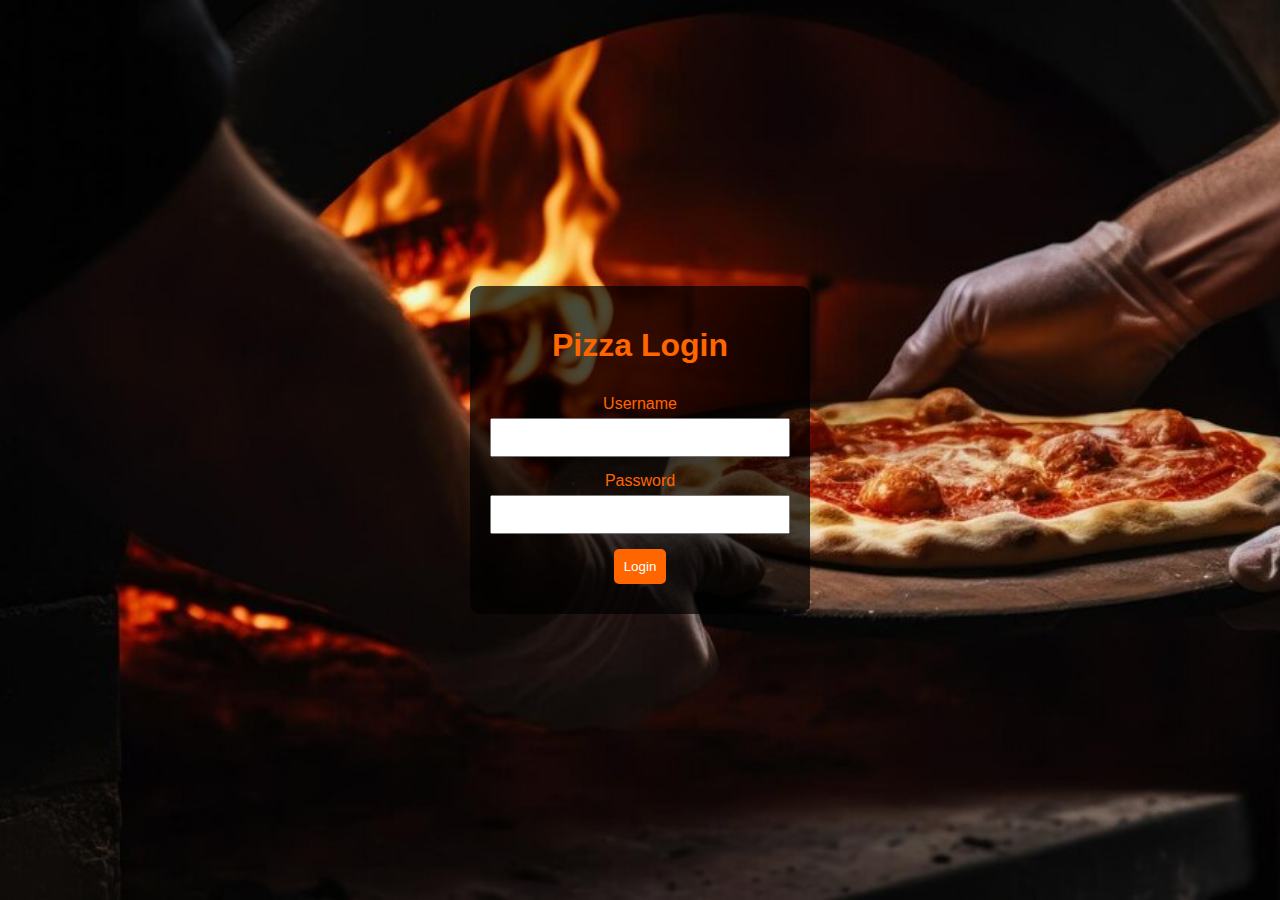
<file: index.html>
<!DOCTYPE html>
<html lang="en">
<head>
    <meta charset="UTF-8">
    <meta name="viewport" content="width=device-width, initial-scale=1.0">
    <title>Pizza Login</title>
    <style>
        body {
            margin: 0;
            padding: 0;
            font-family: 'Arial', sans-serif;
            background-image: url('pizza login.jpg');
            background-size: cover;
            display: flex;
            align-items: center;
            justify-content: center;
            height: 100vh;
            color: #fff;
        }

        .login-container {
            background-color: rgba(0, 0, 0, 0.7);
            padding: 20px;
            border-radius: 10px;
            width: 300px;
            text-align: center;
        }

        h1 {
            color: #ff6600;
        }

        form {
            display: flex;
            flex-direction: column;
            align-items: center;
        }

        label {
            margin-top: 10px;
            color: #ff6600;
        }

        input {
            width: 100%;
            padding: 10px;
            margin: 5px 0;
            box-sizing: border-box;
        }

        button {
            background-color: #ff6600;
            color: #fff;
            padding: 10px;
            border: none;
            border-radius: 5px;
            cursor: pointer;
            margin-top: 10px;
        }

        button:hover {
            background-color: #e65c00;
        }

        #error {
            margin-top: 10px;
        }

        @media (max-width: 600px) {
            .login-container {
                width: 90%;
            }
        }
    </style>
    <script src="login.js"></script>
</head>
<body>
    <div class="login-container">
        <h1>Pizza Login</h1>
        <form id="login-form">
            <label for="username">Username</label>
            <input type="text" id="username" name="username" required>
            <label for="password">Password</label>
            <input type="password" id="password" name="password" required>
            <button type="submit">Login</button>
            <div id="error" style="color: red;"></div>
        </form>
    </div>
</body>
</html>
</file>
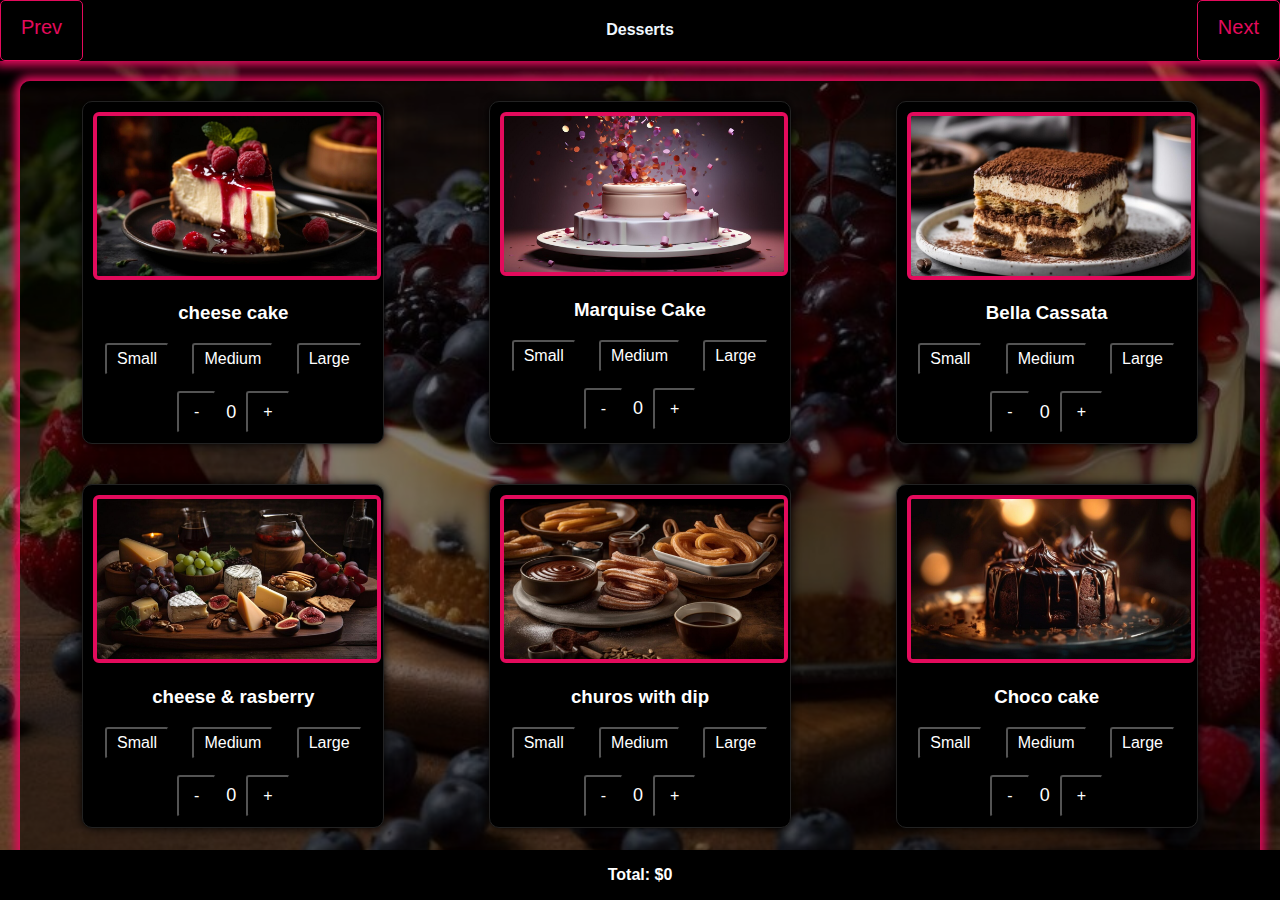
<file: dessert.html>
<!DOCTYPE html>
<html>
<head>
    <link rel="stylesheet"  href="dessert.css">
    <link rel="stylesheet" href="https://cdnjs.cloudflare.com/ajax/libs/font-awesome/5.15.3/css/all.min.css">
    <script src="login.js"></script>
    <meta content="width=device-width, initial-scale=1" name="viewport" />
</head>


    <script>
        document.addEventListener("DOMContentLoaded", function () {
            const menuToggle = document.querySelector(".menu-toggle");
            const navbar = document.querySelector(".navbar");
    
            menuToggle.addEventListener("click", function () {
                navbar.classList.toggle("active");
            });
    
            const navbarLinks = document.querySelectorAll(".navbar a");
            navbarLinks.forEach((link) => {
                link.addEventListener("click", function () {
                    navbar.classList.remove("active");
                });
            });
        });
    
        window.onload = showData;
    
        function showData() {
        updateCartDisplay();
        loadData();  // Call the loadData function without passing any parameters
    }
    
        const pizzaData = [
            { size: "Small", price: 5 },
            { size: "Medium", price: 10 },
            { size: "Large", price: 15 }
        ];
    
        let totalAmount = 0;
    
        function selectSize(button, index) {
            const card = button.closest(".pizza-card");
            const sizeButtons = card.querySelectorAll(".size-button");
            const price = card.querySelector(".price");
            const counterValue = card.querySelector(".counter-value");
    
             card.dataset.selectedSize = index;
            // card.dataset.selectedSize = pizzaData[index].size;
    
            sizeButtons.forEach((btn) => btn.classList.remove("selected"));
            counterValue.textContent = "0";
    
            button.classList.add("selected");
    
            const pizzaPrice = pizzaData[index].price;
            price.textContent = `$${pizzaPrice}`;
    
            updateTotal();
        }
    
        
    
        function clearSelection(card) {
            const selectedSize = card.dataset.selectedSize;
    
            if (selectedSize !== undefined) {
                totalAmount -= parseInt(selectedSize, 10);
                card.querySelector(".price").textContent = '$0';
                delete card.dataset.selectedSize;
                updateTotal();
            }
        }
    
        function updateTotal() {
            const totalDisplay = document.getElementById("total-amount");
    
            const selectedCards = document.querySelectorAll(".pizza-card[data-selected-size]");
    
            totalAmount = Array.from(selectedCards).reduce((total, card) => {
                const selectedIndex = parseInt(card.dataset.selectedSize, 10);
                const counterValue = parseInt(card.querySelector(".counter-value").textContent, 10) || 0;
                const pizzaPrice = pizzaData[selectedIndex].price * counterValue;
                return total + pizzaPrice;
            }, 0);
    
            totalDisplay.textContent = `Total: $${totalAmount}`;
        }
    
        function incrementCounter(button) {
            const counterValue = button.parentElement.querySelector('.counter-value');
            let value = parseInt(counterValue.textContent);
            if (!isNaN(value)) {
                value++;
                counterValue.textContent = value;
    
                // Trigger addToCart directly
                addToCart(button.closest('.pizza-card'));
                saveData(button.closest('.pizza-card'));
            }
        }
    
        function decrementCounter(button) {
            const counterValue = button.parentElement.querySelector('.counter-value');
            let value = parseInt(counterValue.textContent);
            if (!isNaN(value) && value > 0) {
                value--;
                counterValue.textContent = value;
    
                
                addToCart(button.closest('.pizza-card'));
                
    
               
                if (value === 0) {
                    const card = button.closest('.pizza-card');
                    clearSelection(card);
                }
                  saveData(button.closest('.pizza-card'));
            }
        }
    
        function updateCartDisplay() {
            const cartDiv = document.getElementById('cart-items-container');
            const cartData = JSON.parse(sessionStorage.getItem('sidescart')) || [];
    
            
            cartDiv.innerHTML = '';
    
            
            cartData.forEach(item => {
                const cartItemElement = document.createElement('div');
                cartItemElement.textContent = `${item.quantity} x ${item.name} - ${item.size} - $${item.price}`;
                cartDiv.appendChild(cartItemElement);
            });
        }
    
        function addToCart(card) {
            const selectedSize = card.dataset.selectedSize;
            const counterValue = parseInt(card.querySelector(".counter-value").textContent, 10) || 0;
    
            if (selectedSize !== undefined && counterValue >= 0) {
                const pizzaName = card.querySelector("h3").textContent;
                const selectedIndex = parseInt(selectedSize, 10);
                const pizzaSize = pizzaData[selectedIndex].size;
                const pizzaPrice = pizzaData[selectedIndex].price * counterValue;
                const actualPrice = pizzaData[selectedIndex].price
    
               
                const existingCart = JSON.parse(sessionStorage.getItem('sidescart')) || [];
    
                
                const existingItem = existingCart.find(item => item.name === pizzaName);
    
                if (existingItem) {
                    
                    existingItem.size = pizzaSize;
                    existingItem.quantity = counterValue;
                    existingItem.price = pizzaPrice;
                    existingItem.actualPrice = actualPrice;
                } else {
                    
                    existingCart.push({
                        name: pizzaName,
                        size: pizzaSize,
                        price: pizzaPrice,
                        quantity: counterValue,
                        actualPrice: actualPrice
                    });
                }
                       
                
                sessionStorage.setItem('sidescart', JSON.stringify(existingCart));
    
                
                updateTotal();
    
                
                updateCartDisplay();
            }
        }
    
        function saveData(card) { 
        const selectedSize = card.dataset.selectedSize;
        const price = card.querySelector(".price").textContent;
        const counterValue = card.querySelector(".counter-value").textContent;
    
       
    }
    
    function generateCardId(name, size) {
      
        const sanitizedName = name.replace(/\s+/g, '_');
        return `${sanitizedName}_${size}`;
    }
    
        
        function loadData() {
            const cartData = JSON.parse(sessionStorage.getItem('sidescart')) || [];
    
    
    cartData.forEach(item => {
        
        const pizzaCard = [...document.querySelectorAll('.pizza-card')].find(card => {
            const pizzaNameElement = card.querySelector('.sides-name');
            return pizzaNameElement && pizzaNameElement.textContent === item.name;
        });
    
        
        if (pizzaCard) {
            const sizeButtons = pizzaCard.querySelectorAll('.size-button');
            const priceElement = pizzaCard.querySelector('.price');
            const counterValueElement = pizzaCard.querySelector('.counter-value');
    
            
            sizeButtons.forEach((button, index) => {
                if (pizzaData[index].size === item.size) {
                    button.classList.add('selected');
                    pizzaCard.dataset.selectedSize = index.toString();
                } else {
                    button.classList.remove('selected');
                }
            });
    
            
            priceElement.textContent = `$${item.actualPrice}`;
            counterValueElement.textContent = item.quantity.toString();
        }
    });
    
   
    updateTotal();
    
    console.log(cartData , "checkkkkkkkkk cartttttttttttt")
    
    
    console.log('Loaded data from session storage:', cartData);
    }
    
    
    
    
        function findCartItem(cart, pizzaName, pizzaSize) {
            
            const cartItems = cart.children;
            for (const item of cartItems) {
                const itemText = item.textContent || '';
                if (itemText.includes(pizzaName) && itemText.includes(pizzaSize)) {
                    return item;
                }
            }
            return null;
        }
    
    
    </script>
    

<body>
    <div class="navbar">
        <a href="sides.html" id="pizza-link"> Prev </a>
        <h4 style="color: aliceblue;"> Desserts </h4>
        <a href="drinks.html" id="dessert-link"> Next </a>
    </div>
    </nav>

    <button onclick="clearCart()" style="display: none;">Clear Cart</button>
    <div id="cart" style="color: #ffffff; display: none;">
        <div id="cart-items-container"></div> </div>

    <div class="black-box">
        <div class="pizza-cards">
          

            <div class="pizza-card">
                <img src="cheesecake.jpg" alt="cheese cake">
                <h3  class="sides-name">cheese cake</h3>
                <div class="size-options">
                    <button class="size-button" onclick="selectSize(this, 0)">Small</button>
                    <button class="size-button" onclick="selectSize(this, 1)">Medium</button>
                    <button class="size-button" onclick="selectSize(this, 2)">Large</button>
                </div>
                <p class="price"></p>
               
                <div class="counter">
                    <button class="counter-button" onclick="decrementCounter(this)">-</button>
                    <span class="counter-value">0</span>
                    <button class="counter-button" onclick="incrementCounter(this)">+</button>
                </div>           
            </div>

            
                      <div class="pizza-card">
                        <img src="marqu.jpg" alt="cheese cake">
                        <h3  class="sides-name">Marquise Cake</h3>
                <div class="size-options">
                    <button class="size-button" onclick="selectSize(this, 0)">Small</button>
                    <button class="size-button" onclick="selectSize(this, 1)">Medium</button>
                    <button class="size-button" onclick="selectSize(this, 2)">Large</button>
                </div>
                <p class="price"></p>
                
                <div class="counter">
                    <button class="counter-button" onclick="decrementCounter(this)">-</button>
                    <span class="counter-value">0</span>
                    <button class="counter-button" onclick="incrementCounter(this)">+</button>
                </div>  
            </div>


             <div class="pizza-card">
                <img src="bella casatta.jpg" alt="cheese cake">
                <h3  class="sides-name">Bella Cassata</h3>
                <div class="size-options">
                    <button class="size-button" onclick="selectSize(this, 0)">Small</button>
                    <button class="size-button" onclick="selectSize(this, 1)">Medium</button>
                    <button class="size-button" onclick="selectSize(this, 2)">Large</button>
                </div>
                <p class="price"></p>
                
                <div class="counter">
                    <button class="counter-button" onclick="decrementCounter(this)">-</button>
                    <span class="counter-value">0</span>
                    <button class="counter-button" onclick="incrementCounter(this)">+</button>
                </div>           
            </div>


          <div class="pizza-card">
            <img src="cheese & rasperry.jpg" alt="cheese cake">
            <h3 class="sides-name">cheese & rasberry</h3>
                <div class="size-options">
                    <button class="size-button" onclick="selectSize(this, 0)">Small</button>
                    <button class="size-button" onclick="selectSize(this, 1)">Medium</button>
                    <button class="size-button" onclick="selectSize(this, 2)">Large</button>
                </div>
                <p class="price"></p>
                
                <div class="counter">
                    <button class="counter-button" onclick="decrementCounter(this)">-</button>
                    <span class="counter-value">0</span>
                    <button class="counter-button" onclick="incrementCounter(this)">+</button>
                </div>           
            </div>


           <div class="pizza-card">
            <img src="churos.jpg" alt="cheese cake">
            <h3 class="sides-name">churos with dip</h3>
                <div class="size-options">
                    <button class="size-button" onclick="selectSize(this, 0)">Small</button>
                    <button class="size-button" onclick="selectSize(this, 1)">Medium</button>
                    <button class="size-button" onclick="selectSize(this, 2)">Large</button>
                </div>
                <p class="price"></p>
               
                <div class="counter">
                    <button class="counter-button" onclick="decrementCounter(this)">-</button>
                    <span class="counter-value">0</span>
                    <button class="counter-button" onclick="incrementCounter(this)">+</button>
                </div>           
            </div>


            <div class="pizza-card">
                <img src="chcoc cake.jpg" alt="cheese cake">
                <h3 class="sides-name">Choco cake</h3>
                <div class="size-options">
                    <button class="size-button" onclick="selectSize(this, 0)">Small</button>
                    <button class="size-button" onclick="selectSize(this, 1)">Medium</button>
                    <button class="size-button" onclick="selectSize(this, 2)">Large</button>
                </div>
                <p class="price"></p>
                
                <div class="counter">
                    <button class="counter-button" onclick="decrementCounter(this)">-</button>
                    <span class="counter-value">0</span>
                    <button class="counter-button" onclick="incrementCounter(this)">+</button>
                </div>           
            </div>



        </div>
    </div>
          
    <div class="total-background">
        <div class="total">
            <p id="total-amount" style="text-align: center; font-weight: bold;"></p>
        </div>
    </div>


    
</body>
</html>
</file>
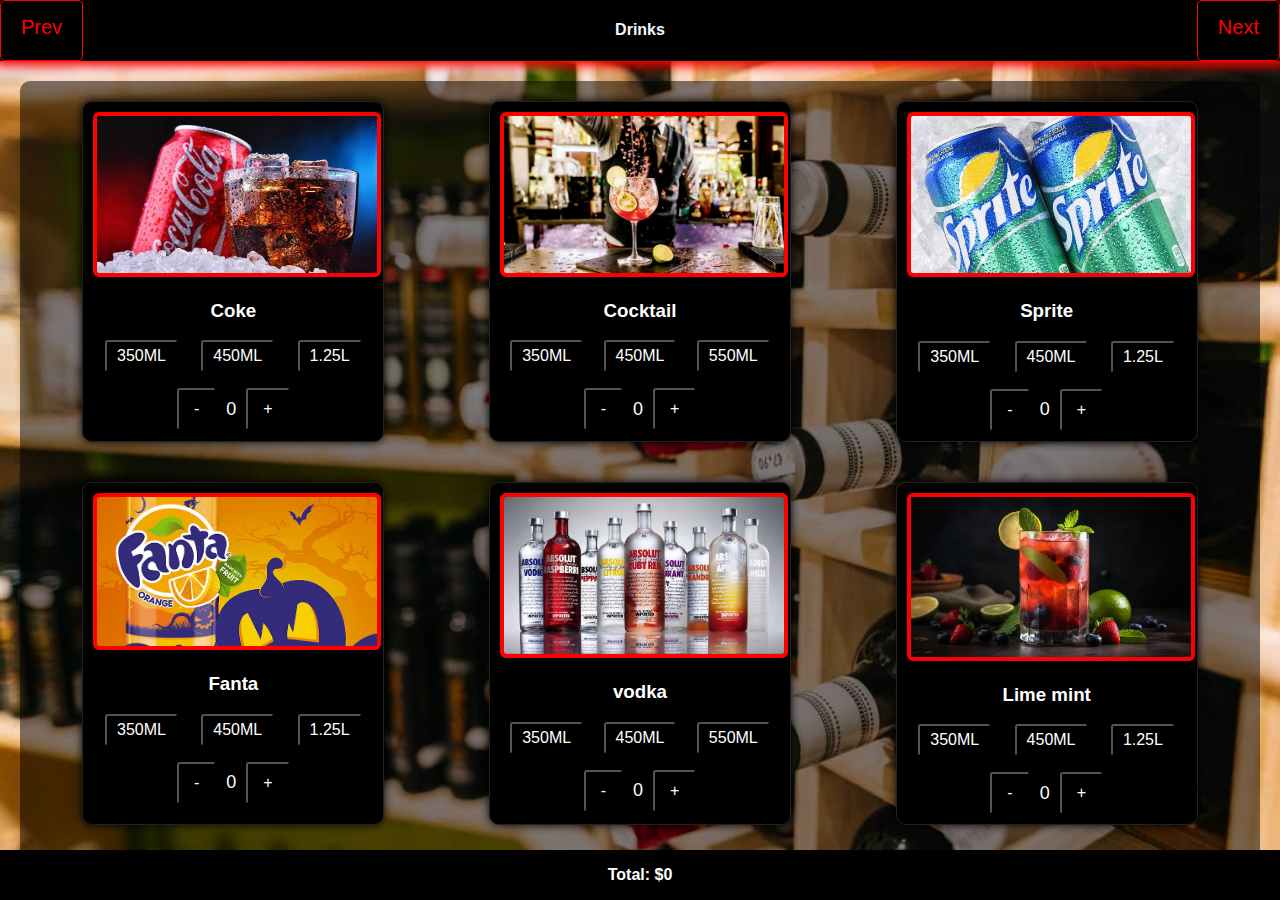
<file: drinks.html>
<!DOCTYPE html>
<html>
<head>
    <link rel="stylesheet"  href="drinks.css">
    <link rel="stylesheet" href="https://cdnjs.cloudflare.com/ajax/libs/font-awesome/5.15.3/css/all.min.css">
    <script src="login.js"></script>
    <meta content="width=device-width, initial-scale=1" name="viewport" />
</head>


    <script>
        document.addEventListener("DOMContentLoaded", function () {
            const menuToggle = document.querySelector(".menu-toggle");
            const navbar = document.querySelector(".navbar");
    
            menuToggle.addEventListener("click", function () {
                navbar.classList.toggle("active");
            });
    
            const navbarLinks = document.querySelectorAll(".navbar a");
            navbarLinks.forEach((link) => {
                link.addEventListener("click", function () {
                    navbar.classList.remove("active");
                });
            });
        });
    
        window.onload = showData;
    
        function showData() {
        updateCartDisplay();
        loadData();  
    }
    
        const pizzaData = [
            { size: "350ML  ", price: 2.29 },
            { size: "500ML", price: 3.99 },
            { size: "1.25L", price: 4.49 }
        ];
    
        let totalAmount = 0;
    
        function selectSize(button, index) {
            const card = button.closest(".pizza-card");
            const sizeButtons = card.querySelectorAll(".size-button");
            const price = card.querySelector(".price");
            const counterValue = card.querySelector(".counter-value");
    
             card.dataset.selectedSize = index;
           
    
            sizeButtons.forEach((btn) => btn.classList.remove("selected"));
            counterValue.textContent = "0";
    
            button.classList.add("selected");
    
            const pizzaPrice = pizzaData[index].price;
            price.textContent = `$${pizzaPrice}`;
    
            updateTotal();
        }
    
        
    
        function clearSelection(card) {
            const selectedSize = card.dataset.selectedSize;
    
            if (selectedSize !== undefined) {
                totalAmount -= parseInt(selectedSize, 10);
                card.querySelector(".price").textContent = '$0';
                delete card.dataset.selectedSize;
                updateTotal();
            }
        }
    
        function updateTotal() {
            const totalDisplay = document.getElementById("total-amount");
    
            const selectedCards = document.querySelectorAll(".pizza-card[data-selected-size]");
    
            totalAmount = Array.from(selectedCards).reduce((total, card) => {
                const selectedIndex = parseInt(card.dataset.selectedSize, 10);
                const counterValue = parseInt(card.querySelector(".counter-value").textContent, 10) || 0;
                const pizzaPrice = pizzaData[selectedIndex].price * counterValue;
                return total + pizzaPrice;
            }, 0);
    
            totalDisplay.textContent = `Total: $${totalAmount}`;
        }
    
        function incrementCounter(button) {
            const counterValue = button.parentElement.querySelector('.counter-value');
            let value = parseInt(counterValue.textContent);
            if (!isNaN(value)) {
                value++;
                counterValue.textContent = value;
    
                
                addToCart(button.closest('.pizza-card'));
                saveData(button.closest('.pizza-card'));
            }
        }
    
        function decrementCounter(button) {
            const counterValue = button.parentElement.querySelector('.counter-value');
            let value = parseInt(counterValue.textContent);
            if (!isNaN(value) && value > 0) {
                value--;
                counterValue.textContent = value;
    
                
                addToCart(button.closest('.pizza-card'));
                
    
                
                if (value === 0) {
                    const card = button.closest('.pizza-card');
                    clearSelection(card);
                }
                  saveData(button.closest('.pizza-card'));
            }
        }
    
        function updateCartDisplay() {
            const cartDiv = document.getElementById('cart-items-container');
            const cartData = JSON.parse(sessionStorage.getItem('drinkscart')) || [];
    
            
            cartDiv.innerHTML = '';
    
            
            cartData.forEach(item => {
                const cartItemElement = document.createElement('div');
                cartItemElement.textContent = `${item.quantity} x ${item.name} - ${item.size} - $${item.price}`;
                cartDiv.appendChild(cartItemElement);
            });
        }
    
        function addToCart(card) {
            const selectedSize = card.dataset.selectedSize;
            const counterValue = parseInt(card.querySelector(".counter-value").textContent, 10) || 0;
    
            if (selectedSize !== undefined && counterValue >= 0) {
                const pizzaName = card.querySelector("h3").textContent;
                const selectedIndex = parseInt(selectedSize, 10);
                const pizzaSize = pizzaData[selectedIndex].size;
                const pizzaPrice = pizzaData[selectedIndex].price * counterValue;
                const actualPrice = pizzaData[selectedIndex].price
    
               
                const existingCart = JSON.parse(sessionStorage.getItem('drinkscart')) || [];
    
                
                const existingItem = existingCart.find(item => item.name === pizzaName);
    
                if (existingItem) {
                   
                    existingItem.size = pizzaSize;
                    existingItem.quantity = counterValue;
                    existingItem.price = pizzaPrice;
                    existingItem.actualPrice = actualPrice;
                } else {
                    
                    existingCart.push({
                        name: pizzaName,
                        size: pizzaSize,
                        price: pizzaPrice,
                        quantity: counterValue,
                        actualPrice: actualPrice
                    });
                }
                       
                
                sessionStorage.setItem('drinkscart', JSON.stringify(existingCart));
    
               
                updateTotal();
    
                
                updateCartDisplay();
            }
        }
    
        function saveData(card) { 
        const selectedSize = card.dataset.selectedSize;
        const price = card.querySelector(".price").textContent;
        const counterValue = card.querySelector(".counter-value").textContent;
    
       
        }
    
    function generateCardId(name, size) {
        
        const sanitizedName = name.replace(/\s+/g, '_');
        return `${sanitizedName}_${size}`;
    }
    
        
        function loadData() {
            const cartData = JSON.parse(sessionStorage.getItem('drinkscart')) || [];
    
    
    cartData.forEach(item => {
       
        const pizzaCard = [...document.querySelectorAll('.pizza-card')].find(card => {
            const pizzaNameElement = card.querySelector('.drinks-name');
            return pizzaNameElement && pizzaNameElement.textContent === item.name;
        });
    
        
        if (pizzaCard) {
            const sizeButtons = pizzaCard.querySelectorAll('.size-button');
            const priceElement = pizzaCard.querySelector('.price');
            const counterValueElement = pizzaCard.querySelector('.counter-value');
    
            
            sizeButtons.forEach((button, index) => {
                if (pizzaData[index].size === item.size) {
                    button.classList.add('selected');
                    pizzaCard.dataset.selectedSize = index.toString();
                } else {
                    button.classList.remove('selected');
                }
            });
    
            
            priceElement.textContent = `$${item.actualPrice}`;
            counterValueElement.textContent = item.quantity.toString();
        }
    });
    
    
    updateTotal();
    
    console.log(cartData , "checkkkkkkkkk cartttttttttttt")
    
    
    console.log('Loaded data from session storage:', cartData);
    }
    
    
    
    
        function findCartItem(cart, pizzaName, pizzaSize) {
            
            const cartItems = cart.children;
            for (const item of cartItems) {
                const itemText = item.textContent || '';
                if (itemText.includes(pizzaName) && itemText.includes(pizzaSize)) {
                    return item;
                }
            }
            return null;
        }
    
      
    
    </script>
    

<body>
    <div class="navbar">
        <a href="dessert.html" id="pizza-link"> Prev </a>
        <h4 style="color: aliceblue;"> Drinks </h4>
        <a href="checkout.html" id="dessert-link"> Next </a>
    </div>
    

    <button onclick="clearCart()" style="display: none;">Clear Cart</button>
    <div id="cart" style="color: black; display: none;">
        <div id="cart-items-container"></div> </div>

    <div class="black-box">
        <div class="pizza-cards">
          

            <div class="pizza-card">
                <img src="coke.webp" alt="cheese cake">
                <h3  class="drinks-name">Coke</h3>
                <div class="size-options">
                    <button class="size-button" onclick="selectSize(this, 0)">350ML</button>
                    <button class="size-button" onclick="selectSize(this, 1)">450ML</button>
                    <button class="size-button" onclick="selectSize(this, 2)">1.25L</button>
                </div>
                <p class="price"></p>
               
                <div class="counter">
                    <button class="counter-button" onclick="decrementCounter(this)">-</button>
                    <span class="counter-value">0</span>
                    <button class="counter-button" onclick="incrementCounter(this)">+</button>
                </div>           
            </div>

            
                      <div class="pizza-card">
                        <img src="cocktail.webp" alt="cheese cake">
                        <h3  class="drinks-name">Cocktail</h3>
                <div class="size-options">
                    <button class="size-button" onclick="selectSize(this, 0)">350ML</button>
                    <button class="size-button" onclick="selectSize(this, 1)">450ML</button>
                    <button class="size-button" onclick="selectSize(this, 2)">550ML</button>
                </div>
                <p class="price"></p>
                
                <div class="counter">
                    <button class="counter-button" onclick="decrementCounter(this)">-</button>
                    <span class="counter-value">0</span>
                    <button class="counter-button" onclick="incrementCounter(this)">+</button>
                </div>  
            </div>


             <div class="pizza-card">
                <img src="sprite.webp" alt="cheese cake">
                <h3  class="drinks-name">Sprite</h3>
                <div class="size-options">
                    <button class="size-button" onclick="selectSize(this, 0)">350ML</button>
                    <button class="size-button" onclick="selectSize(this, 1)">450ML</button>
                    <button class="size-button" onclick="selectSize(this, 2)">1.25L</button>
                </div>
                <p class="price"></p>
                
                <div class="counter">
                    <button class="counter-button" onclick="decrementCounter(this)">-</button>
                    <span class="counter-value">0</span>
                    <button class="counter-button" onclick="incrementCounter(this)">+</button>
                </div>           
            </div>


          <div class="pizza-card">
            <img src="fanta.jpg" alt="cheese cake">
            <h3 class="drinks-name">Fanta</h3>
                <div class="size-options">
                    <button class="size-button" onclick="selectSize(this, 0)">350ML</button>
                    <button class="size-button" onclick="selectSize(this, 1)">450ML</button>
                    <button class="size-button" onclick="selectSize(this, 2)">1.25L</button>
                </div>
                <p class="price"></p>
                
                <div class="counter">
                    <button class="counter-button" onclick="decrementCounter(this)">-</button>
                    <span class="counter-value">0</span>
                    <button class="counter-button" onclick="incrementCounter(this)">+</button>
                </div>           
            </div>


           <div class="pizza-card">
            <img src="vodka.jpg" alt="cheese cake">
            <h3 class="drinks-name">vodka</h3>
                <div class="size-options">
                    <button class="size-button" onclick="selectSize(this, 0)">350ML</button>
                    <button class="size-button" onclick="selectSize(this, 1)">450ML</button>
                    <button class="size-button" onclick="selectSize(this, 2)">550ML</button>
                </div>
                <p class="price"></p>
               
                <div class="counter">
                    <button class="counter-button" onclick="decrementCounter(this)">-</button>
                    <span class="counter-value">0</span>
                    <button class="counter-button" onclick="incrementCounter(this)">+</button>
                </div>           
            </div>


            <div class="pizza-card">
                <img src="lime mint.jpg" alt="cheese cake">
                <h3 class="drinks-name">Lime mint</h3>
                <div class="size-options">
                    <button class="size-button" onclick="selectSize(this, 0)">350ML</button>
                    <button class="size-button" onclick="selectSize(this, 1)">450ML</button>
                    <button class="size-button" onclick="selectSize(this, 2)">1.25L</button>
                </div>
                <p class="price"></p>
                
                <div class="counter">
                    <button class="counter-button" onclick="decrementCounter(this)">-</button>
                    <span class="counter-value">0</span>
                    <button class="counter-button" onclick="incrementCounter(this)">+</button>
                </div>           
            </div>

        </div>
    </div>
          
    <div class="total-background">
        <div class="total">
            <p id="total-amount" style="text-align: center; font-weight: bold;"></p>
        </div>
    </div>


    
</body>
</html>
</file>
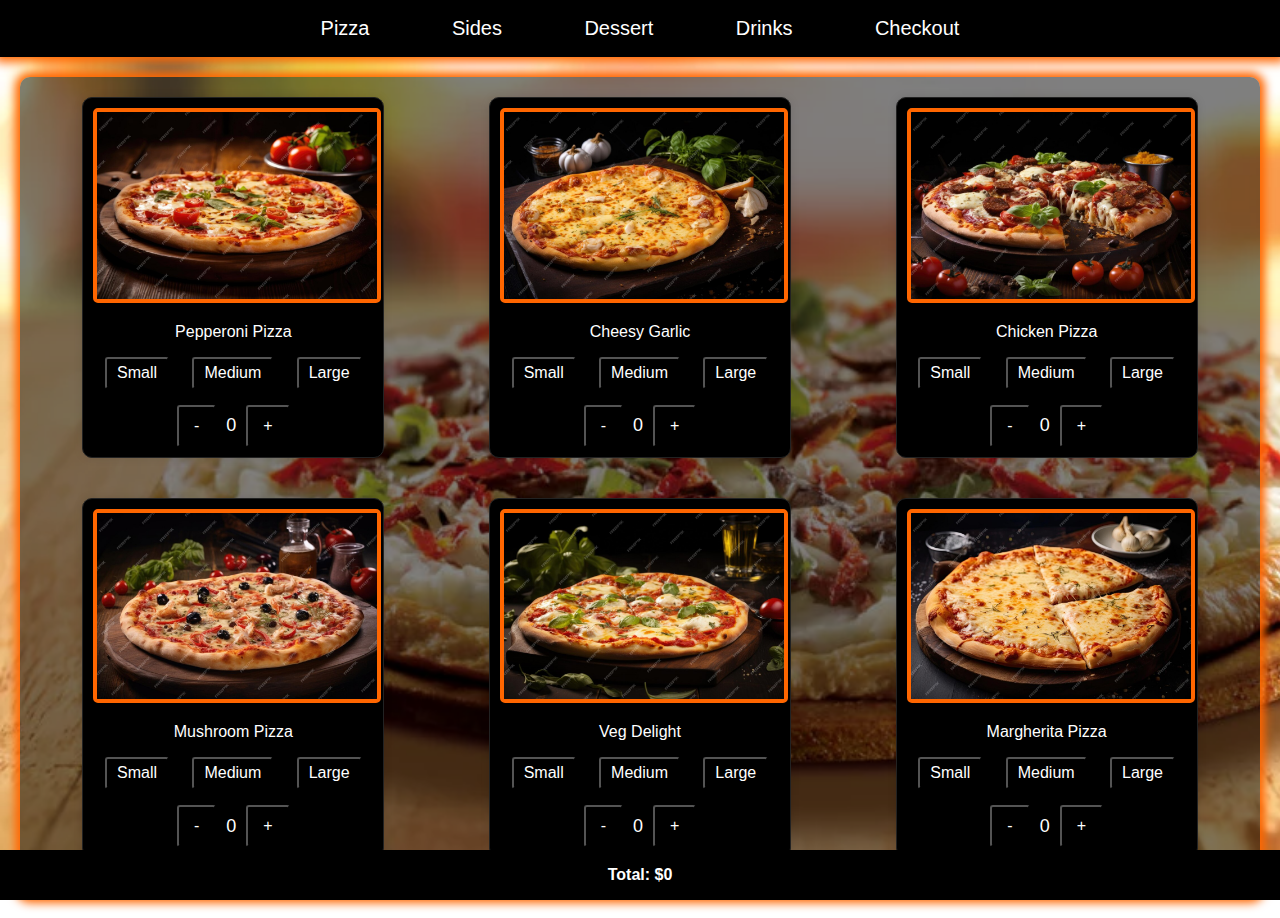
<file: pizza.html>
<!DOCTYPE html>
<html>
<head>
    <link rel="stylesheet"  href="pizza.css">
    <link rel="stylesheet" href="https://cdnjs.cloudflare.com/ajax/libs/font-awesome/5.15.3/css/all.min.css">
    <script src="login.js"></script>
    <meta content="width=device-width, initial-scale=1" name="viewport" />
</head>

<script>
    document.addEventListener("DOMContentLoaded", function () {
        const menuToggle = document.querySelector(".menu-toggle");
        const navbar = document.querySelector(".navbar");

        menuToggle.addEventListener("click", function () {
            navbar.classList.toggle("active");
        });

        const navbarLinks = document.querySelectorAll(".navbar a");
        navbarLinks.forEach((link) => {
            link.addEventListener("click", function () {
                navbar.classList.remove("active");
            });
        });
    });

    window.onload = showData;

    function showData() {
    updateCartDisplay();
    loadData();  
}

    const pizzaData = [
        { size: "Small", price: 5 },
        { size: "Medium", price: 10 },
        { size: "Large", price: 15 }
    ];

    let totalAmount = 0;

    function selectSize(button, index) {
        const card = button.closest(".pizza-card");
        const sizeButtons = card.querySelectorAll(".size-button");
        const price = card.querySelector(".price");
        const counterValue = card.querySelector(".counter-value");

         card.dataset.selectedSize = index;
        

        sizeButtons.forEach((btn) => btn.classList.remove("selected"));
        counterValue.textContent = "0";

        button.classList.add("selected");

        const pizzaPrice = pizzaData[index].price;
        price.textContent = `$${pizzaPrice}`;

        updateTotal();
    }

    

    function clearSelection(card) {
        const selectedSize = card.dataset.selectedSize;

        if (selectedSize !== undefined) {
            totalAmount -= parseInt(selectedSize, 10);
            card.querySelector(".price").textContent = '$0';
            delete card.dataset.selectedSize;
            updateTotal();
        }
    }

    function updateTotal() {
        const totalDisplay = document.getElementById("total-amount");

        const selectedCards = document.querySelectorAll(".pizza-card[data-selected-size]");

        totalAmount = Array.from(selectedCards).reduce((total, card) => {
            const selectedIndex = parseInt(card.dataset.selectedSize, 10);
            const counterValue = parseInt(card.querySelector(".counter-value").textContent, 10) || 0;
            const pizzaPrice = pizzaData[selectedIndex].price * counterValue;
            return total + pizzaPrice;
        }, 0);

        totalDisplay.textContent = `Total: $${totalAmount}`;
    }

    function incrementCounter(button) {
        const counterValue = button.parentElement.querySelector('.counter-value');
        let value = parseInt(counterValue.textContent);
        if (!isNaN(value)) {
            value++;
            counterValue.textContent = value;

           
            addToCart(button.closest('.pizza-card'));
            saveData(button.closest('.pizza-card'));
        }
    }

    function decrementCounter(button) {
        const counterValue = button.parentElement.querySelector('.counter-value');
        let value = parseInt(counterValue.textContent);
        if (!isNaN(value) && value > 0) {
            value--;
            counterValue.textContent = value;

            
            addToCart(button.closest('.pizza-card'));
            

            
            if (value === 0) {
                const card = button.closest('.pizza-card');
                clearSelection(card);
            }
              saveData(button.closest('.pizza-card'));
        }
    }

    function updateCartDisplay() {
        const cartDiv = document.getElementById('cart-items-container');
        const cartData = JSON.parse(sessionStorage.getItem('cart')) || [];

        
        cartDiv.innerHTML = '';

        
        cartData.forEach(item => {
            const cartItemElement = document.createElement('div');
            cartItemElement.textContent = `${item.quantity} x ${item.name} - ${item.size} - $${item.price}`;
            cartDiv.appendChild(cartItemElement);
        });
    }

    function addToCart(card) {
        const selectedSize = card.dataset.selectedSize;
        const counterValue = parseInt(card.querySelector(".counter-value").textContent, 10) || 0;

        if (selectedSize !== undefined && counterValue >= 0) {
            const pizzaName = card.querySelector("p").textContent;
            const selectedIndex = parseInt(selectedSize, 10);
            const pizzaSize = pizzaData[selectedIndex].size;
            const pizzaPrice = pizzaData[selectedIndex].price * counterValue;
            const actualPrice = pizzaData[selectedIndex].price

            
            const existingCart = JSON.parse(sessionStorage.getItem('cart')) || [];

            
            const existingItem = existingCart.find(item => item.name === pizzaName);

            if (existingItem) {
                
                existingItem.size = pizzaSize;
                existingItem.quantity = counterValue;
                existingItem.price = pizzaPrice;
                existingItem.actualPrice = actualPrice;
            } else {
                
                existingCart.push({
                    name: pizzaName,
                    size: pizzaSize,
                    price: pizzaPrice,
                    quantity: counterValue,
                    actualPrice: actualPrice
                });
            }
                   
            
            sessionStorage.setItem('cart', JSON.stringify(existingCart));

           
            updateTotal();

        
            updateCartDisplay();
        }
    }

    function saveData(card) { 
    const selectedSize = card.dataset.selectedSize;
    const price = card.querySelector(".price").textContent;
    const counterValue = card.querySelector(".counter-value").textContent;

    
    const pizzaCardData = JSON.parse(sessionStorage.getItem('pizzaCardData')) || {};

    
    pizzaCardData[card.id] = {
        selectedSize: selectedSize,
        price: price,
        counterValue: counterValue
    };

    
    sessionStorage.setItem('pizzaCardData', JSON.stringify(pizzaCardData));

    
    console.log('Saved data to session storage:', pizzaCardData);
}

function generateCardId(name, size) {
    
    const sanitizedName = name.replace(/\s+/g, '_');
    return `${sanitizedName}_${size}`;
}

   
    function loadData() {
        const cartData = JSON.parse(sessionStorage.getItem('cart')) || [];


cartData.forEach(item => {
    
    const pizzaCard = [...document.querySelectorAll('.pizza-card')].find(card => {
        const pizzaNameElement = card.querySelector('.pizza-name');
        return pizzaNameElement && pizzaNameElement.textContent === item.name;
    });

    
    if (pizzaCard) {
        const sizeButtons = pizzaCard.querySelectorAll('.size-button');
        const priceElement = pizzaCard.querySelector('.price');
        const counterValueElement = pizzaCard.querySelector('.counter-value');

       
        sizeButtons.forEach((button, index) => {
            if (pizzaData[index].size === item.size) {
                button.classList.add('selected');
                pizzaCard.dataset.selectedSize = index.toString();
            } else {
                button.classList.remove('selected');
            }
        });

        
        priceElement.textContent = `$${item.actualPrice}`;
        counterValueElement.textContent = item.quantity.toString();
    }
});


updateTotal();

console.log(cartData , "sannnnnnnnnnnnnnnnnnnnnn")


console.log('Loaded data from session storage:', cartData);
}




    function findCartItem(cart, pizzaName, pizzaSize) {
      
        const cartItems = cart.children;
        for (const item of cartItems) {
            const itemText = item.textContent || '';
            if (itemText.includes(pizzaName) && itemText.includes(pizzaSize)) {
                return item;
            }
        }
        return null;
    }

</script>





    

<body>
    <div class="menu-toggle">
        <i class="fas fa-bars"></i>
    </div>
    <nav>
        <ul class="navbar">
            <li><a href="pizza.html" id="pizza-link">Pizza</a></li>
            <li><a href="sides.html" id="side-link">Sides</a></li>
            <li><a href="dessert.html" id="dessert-link">Dessert</a></li>
            <li><a href="drink.html" id="drink-link">Drinks</a></li>
            <li><a href="checkout.html" id="checkout-link">Checkout</a></li>
        </ul>
    </nav>

    <button onclick="clearCart()" style="display: none;">Clear Cart</button>
    <div id="cart" style="color: #000000; display: none">
        <div id="cart-items-container"></div>
       
    </div>

    <div class="black-box">
        <div class="pizza-cards">
          

            <div class="pizza-card">
                <img src="tomato pizza.jpg" alt="Pepperoni Pizza">
                <p class="pizza-name" id="pepperoni-pizza-card">Pepperoni Pizza</p>
                <div class="size-options">
                    <button class="size-button" onclick="selectSize(this, 0)">Small</button>
                    <button class="size-button" onclick="selectSize(this, 1)">Medium</button>
                    <button class="size-button" onclick="selectSize(this, 2)">Large</button>
                </div>
                <p class="price"></p>
                
                <div class="counter">
                    <button class="counter-button" onclick="decrementCounter(this)">-</button>
                    <span class="counter-value">0</span>
                    <button class="counter-button" onclick="incrementCounter(this)">+</button>
                </div>           
            </div>

            
                      <div class="pizza-card">
                <img src="cheesy garlic.jpg" alt="Pepperoni Pizza">
                <p  class="pizza-name" id="cheesy-garlic-pizza-card">Cheesy Garlic</p>
                <div class="size-options">
                    <button class="size-button" onclick="selectSize(this, 0)">Small</button>
                    <button class="size-button" onclick="selectSize(this, 1)">Medium</button>
                    <button class="size-button" onclick="selectSize(this, 2)">Large</button>
                </div>
                <p class="price"></p>
               
                <div class="counter">
                    <button class="counter-button" onclick="decrementCounter(this)">-</button>
                    <span class="counter-value">0</span>
                    <button class="counter-button" onclick="incrementCounter(this)">+</button>
                </div>  
            </div>


             <div class="pizza-card">
                <img src="chicken pizza.jpg" alt="Pepperoni Pizza">
                <p  class="pizza-name">Chicken Pizza</p>
                <div class="size-options">
                    <button class="size-button" onclick="selectSize(this, 0)">Small</button>
                    <button class="size-button" onclick="selectSize(this, 1)">Medium</button>
                    <button class="size-button" onclick="selectSize(this, 2)">Large</button>
                </div>
                <p class="price"></p>
               
                <div class="counter">
                    <button class="counter-button" onclick="decrementCounter(this)">-</button>
                    <span class="counter-value">0</span>
                    <button class="counter-button" onclick="incrementCounter(this)">+</button>
                </div>           
            </div>


          <div class="pizza-card">
                <img src="mushroom pizza.jpg" alt="Pepperoni Pizza">
                <p  class="pizza-name">Mushroom Pizza</p>
                <div class="size-options">
                    <button class="size-button" onclick="selectSize(this, 0)">Small</button>
                    <button class="size-button" onclick="selectSize(this, 1)">Medium</button>
                    <button class="size-button" onclick="selectSize(this, 2)">Large</button>
                </div>
                <p class="price"></p>
               
                <div class="counter">
                    <button class="counter-button" onclick="decrementCounter(this)">-</button>
                    <span class="counter-value">0</span>
                    <button class="counter-button" onclick="incrementCounter(this)">+</button>
                </div>           
            </div>


           <div class="pizza-card">
                <img src="veg delight.jpg" alt="Pepperoni Pizza">
                <p  class="pizza-name">Veg Delight</p>
                <div class="size-options">
                    <button class="size-button" onclick="selectSize(this, 0)">Small</button>
                    <button class="size-button" onclick="selectSize(this, 1)">Medium</button>
                    <button class="size-button" onclick="selectSize(this, 2)">Large</button>
                </div>
                <p class="price"></p>
                
                <div class="counter">
                    <button class="counter-button" onclick="decrementCounter(this)">-</button>
                    <span class="counter-value">0</span>
                    <button class="counter-button" onclick="incrementCounter(this)">+</button>
                </div>           
            </div>


            <div class="pizza-card">
                <img src="margherita.jpg" alt="Pepperoni Pizza">
                <p  class="pizza-name">Margherita Pizza</p>
                <div class="size-options">
                    <button class="size-button" onclick="selectSize(this, 0)">Small</button>
                    <button class="size-button" onclick="selectSize(this, 1)">Medium</button>
                    <button class="size-button" onclick="selectSize(this, 2)">Large</button>
                </div>
                <p class="price"></p>
                
                <div class="counter">
                    <button class="counter-button" onclick="decrementCounter(this)">-</button>
                    <span class="counter-value">0</span>
                    <button class="counter-button" onclick="incrementCounter(this)">+</button>
                </div>           
            </div>


        </div>
    </div>

    
          
    <div class="total-background">
        <div class="total">
            <p id="total-amount" style="text-align: center; font-weight: bold;"></p>
            
        </div>
    </div>

    
    
</body>
</html>
</file>
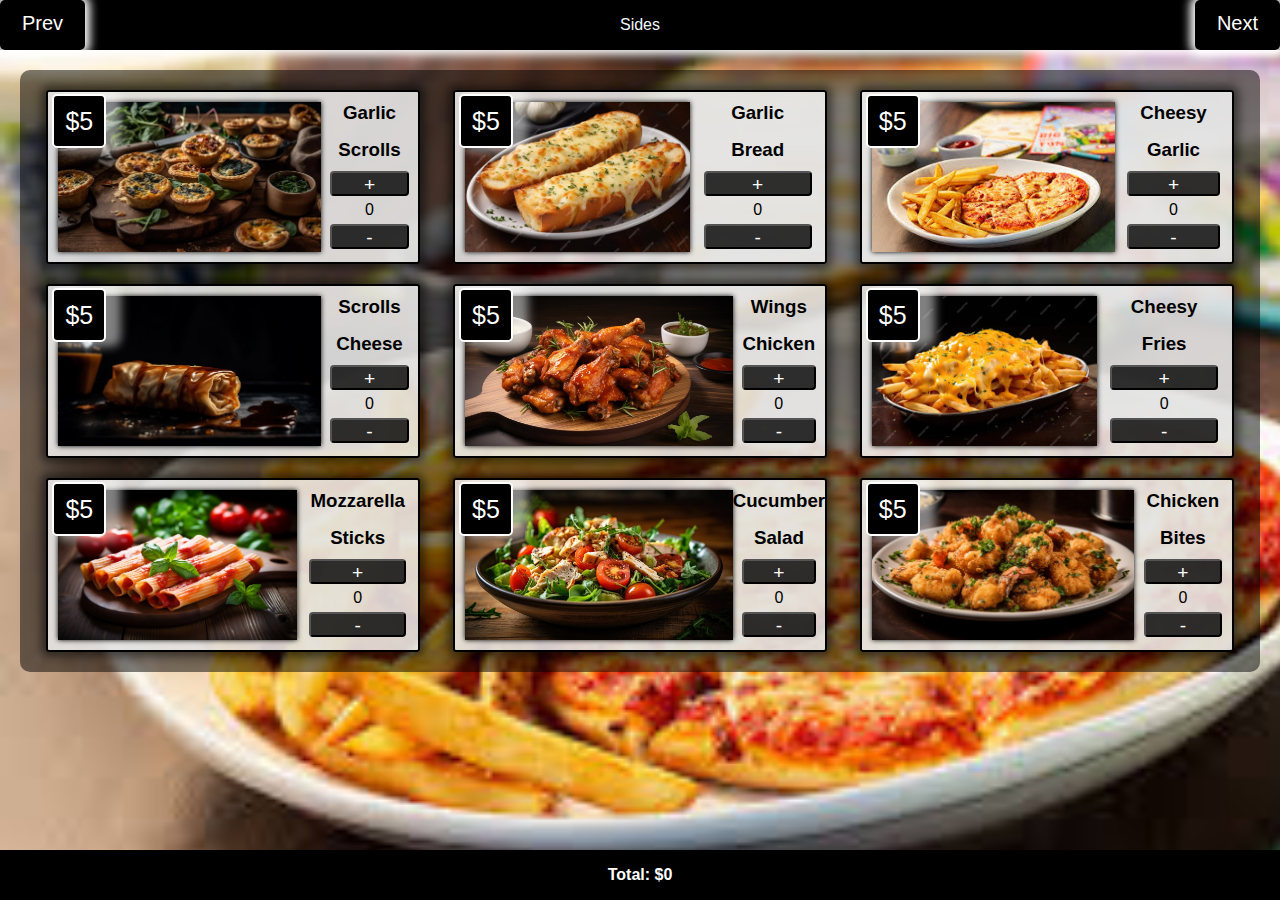
<file: sides.html>
<!DOCTYPE html>
<html>

<head>
    <link rel="stylesheet" href="sides.css">
    <link rel="stylesheet" href="https://cdnjs.cloudflare.com/ajax/libs/font-awesome/5.15.3/css/all.min.css">
    <meta content="width=device-width, initial-scale=1" name="viewport" />
</head>


<script>
   
    function getDataFromSessionStorage() {
        return JSON.parse(sessionStorage.getItem('cartData')) || { cart: {}, totalAmount: 0, counters: {} };
    }

    
    function saveToSessionStorage(data) {
        sessionStorage.setItem('cartData', JSON.stringify(data));
    }

    
    function initCart() {
        const { cart, totalAmount, counters } = getDataFromSessionStorage();
        const cartDiv = document.getElementById('cart');
        cartDiv.innerHTML = ''; 

        for (const sideName in cart) {
            const quantity = cart[sideName];
            const newCartItem = document.createElement('div');
            newCartItem.textContent = `${quantity} x ${sideName}`;
            cartDiv.appendChild(newCartItem);
        }

        document.getElementById('total-amount').textContent = `Total: $${totalAmount}`;

      
        const counterElements = document.querySelectorAll('.counter');
        counterElements.forEach(counter => {
            const sideName = counter.parentElement.querySelector('.side-name h3:nth-child(2)').textContent;
            if (counters[sideName] !== undefined) {
                counter.textContent = counters[sideName];
            }
        });
    }

    
    window.onload = initCart;

   
    function handleCounter(button, operation) {
        const counter = button.parentElement.querySelector('.counter');
        const sideName = counter.parentElement.querySelector('.side-name h3:nth-child(2)').textContent;
        const quantity = parseInt(counter.textContent);

        if (operation === 'increment') {
            counter.textContent = quantity + 1;
        } else if (operation === 'decrement' && quantity > 0) {
            counter.textContent = quantity - 1;
        }

        updateTotalAmount();
        addToCart(sideName, parseInt(counter.textContent));
        console.log(`${operation.charAt(0).toUpperCase() + operation.slice(1)}ed counter. New count: ${counter.textContent}`);
    }

    
    function updateTotalAmount() {
        const counters = document.querySelectorAll('.counter');
        const totalAmount = Array.from(counters).reduce((sum, counter) => sum + parseInt(counter.textContent), 0) * 5;
        document.getElementById('total-amount').textContent = `Total: $${totalAmount}`;
        console.log(`Total amount updated. New total: $${totalAmount}`);
    }

    
    function addToCart(sideName, quantity) {
        const { cart, counters } = getDataFromSessionStorage();
        cart[sideName] = quantity;
        counters[sideName] = quantity;
        const totalAmount = Array.from(document.querySelectorAll('.counter')).reduce((sum, counter) => sum + parseInt(counter.textContent), 0) * 5;
        saveToSessionStorage({ cart, totalAmount, counters });
        initCart();
    }

    function clearSessionStorage() {
    const counterElements = document.querySelectorAll('.counter');
    counterElements.forEach(counter => {
        counter.textContent = '0';
    });  
    saveToSessionStorage({ cart: {}, totalAmount: 0, counters: {} });  
    updateTotalAmount();
    const cartDiv = document.getElementById('cart');
    cartDiv.innerHTML = '';
}


</script>




<body>
    <div class="navbar">
        <a href="pizza.html" id="pizza-link" > Prev </a>
        <p style="color: aliceblue;"> Sides </p>
        <a href="dessert.html" id="dessert-link"> Next </a>
    </div>


    <!-- <button onclick="clearSessionStorage()">Clear</button> -->

    <div class="black-box">
        <div class="sides">


            <div class="sides-card">
                <div>
                    <img class="side-image" src="garlic-scrolls.jpg" />
                    <span class="price-tag">$5</span>
                </div>

                <div class="right-side">
                    <div class="side-name">
                        <h3 style="margin: 10px 0;"> Garlic </h3>
                        <h3 style="margin: 5px 0 10px 0;"> Scrolls </h3>
                    </div>
                  
                  <button class="increment-btn" onclick="handleCounter(this, 'increment')"> + </button>
                  <p class="counter" style="color: black; margin: 5px 0;">0</p>
                  <button class="decrement-btn" onclick="handleCounter(this, 'decrement')"> - </button>
                </div>
            </div>

            <div class="sides-card">
                <div>
                    <img class="side-image" src="garlic-bread.avif" />
                    <span class="price-tag">$5</span>
                </div>

                <div class="right-side">
                    <div class="side-name">
                        <h3 style="margin: 10px 0;"> Garlic </h3>
                        <h3 style="margin: 5px 0 10px 0;"> Bread </h3>
                    </div>
                    <button class="increment-btn" onclick="handleCounter(this, 'increment')"> + </button>
                  <p class="counter" style="color: black; margin: 5px 0;">0</p>
                  <button class="decrement-btn" onclick="handleCounter(this, 'decrement')"> - </button>
                </div>
            </div>

            <div class="sides-card">
                <div>
                    <img class="side-image" src="sides.jpeg" />
                    <span class="price-tag">$5</span>
                </div>

                <div class="right-side">
                    <div class="side-name">
                        <h3 style="margin: 10px 0;"> Cheesy </h3>
                        <h3 style="margin: 5px 0 10px 0;"> Garlic </h3>
                    </div>

                    <button class="increment-btn" onclick="handleCounter(this, 'increment')"> + </button>
                    <p class="counter" style="color: black; margin: 5px 0;">0</p>
                    <button class="decrement-btn" onclick="handleCounter(this, 'decrement')"> - </button>
                </div>
            </div>

            <div class="sides-card">
                <div>
                    <img class="side-image" src="scrolls cheese.jpg" />
                    <span class="price-tag">$5</span>
                </div>

                <div class="right-side">
                    <div class="side-name">
                        <h3 style="margin: 10px 0;"> Scrolls </h3>
                        <h3 style="margin: 5px 0 10px 0;"> Cheese </h3>
                    </div>

                    <button class="increment-btn" onclick="handleCounter(this, 'increment')"> + </button>
                  <p class="counter" style="color: black; margin: 5px 0;">0</p>
                  <button class="decrement-btn" onclick="handleCounter(this, 'decrement')"> - </button>
                </div>
            </div>

            <div class="sides-card">
                <div>
                    <img class="side-image" src="wings chicken.jpg" />
                    <span class="price-tag">$5</span>
                </div>

                <div class="right-side">
                    <div class="side-name">
                        <h3 style="margin: 10px 0;"> Wings </h3>
                        <h3 style="margin: 5px 0 10px 0;"> Chicken </h3>
                    </div>

                    <button class="increment-btn" onclick="handleCounter(this, 'increment')"> + </button>
                  <p class="counter" style="color: black; margin: 5px 0;">0</p>
                  <button class="decrement-btn" onclick="handleCounter(this, 'decrement')"> - </button>
                </div>
            </div>

            <div class="sides-card">
                <div>
                    <img class="side-image" src="cheesy fries.avif" />
                    <span class="price-tag">$5</span>
                </div>

                <div class="right-side">
                    <div class="side-name">
                        <h3 style="margin: 10px 0;"> Cheesy </h3>
                        <h3 style="margin: 5px 0 10px 0;"> Fries </h3>
                    </div>
                    <button class="increment-btn" onclick="handleCounter(this, 'increment')"> + </button>
                  <p class="counter" style="color: black; margin: 5px 0;">0</p>
                  <button class="decrement-btn" onclick="handleCounter(this, 'decrement')"> - </button>
                </div>
            </div>

            <div class="sides-card">
                <div>
                    <img class="side-image" src="mozeralla sticks.jpg" />
                    <span class="price-tag">$5</span>
                </div>

                <div class="right-side">
                    <div class="side-name">
                        <h3 style="margin: 10px 0;"> Mozzarella </h3>
                        <h3 style="margin: 5px 0 10px 0;"> Sticks </h3>
                    </div>
                    <button class="increment-btn" onclick="handleCounter(this, 'increment')"> + </button>
                    <p class="counter" style="color: black; margin: 5px 0;">0</p>
                    <button class="decrement-btn" onclick="handleCounter(this, 'decrement')"> - </button>
                </div>
            </div>

            <div class="sides-card">
                <div>
                    <img class="side-image" src="cucumber salad.jpg" />
                    <span class="price-tag">$5</span>
                </div>

                <div class="right-side">
                    <div class="side-name">
                        <h3 style="margin: 10px 0;"> Cucumber </h3>
                        <h3 style="margin: 5px 0 10px 0;"> Salad </h3>
                    </div>

                    <button class="increment-btn" onclick="handleCounter(this, 'increment')"> + </button>
                  <p class="counter" style="color: black; margin: 5px 0;">0</p>
                  <button class="decrement-btn" onclick="handleCounter(this, 'decrement')"> - </button>
                </div>
            </div>


            <div class="sides-card">
                <div>
                    <img class="side-image" src="chicken bites.jpg" />
                    <span class="price-tag">$5</span>
                </div>

                <div class="right-side">
                    <div class="side-name">
                        <h3 style="margin: 10px 0;"> Chicken </h3>
                        <h3 style="margin: 5px 0 10px 0;"> Bites  </h3>
                    </div>

                    <button class="increment-btn" onclick="handleCounter(this, 'increment')"> + </button>
                  <p class="counter" style="color: black; margin: 5px 0;">0</p>
                  <button class="decrement-btn" onclick="handleCounter(this, 'decrement')"> - </button>
                </div>
            </div>




        </div>
    </div>

    <div class="total-background">
        <div class="total">
            <p id="total-amount" style="text-align: center; font-weight: bold;"> </p>
        </div>
    </div>

    <div id="cart-section" style="display: none">
        <h2>Cart</h2>
        <div id="cart"></div>



</body>

</html>
</file>
<file: dessert.css>
body {
    background-image: url('dessert5.jpg');
    background-size: cover;
    background-repeat: no-repeat;
    background-attachment: fixed;
    margin: 0;
    padding: 0;
    font-family: Arial, sans-serif; 
}

.navbar {
    list-style: none;
    background-color: #000000; 
    text-align: center;
    display: flex;
    justify-content: space-between;
    margin: 0;
    /* box-shadow: 10px 0 10px 5px rgba(255, 255, 255, 0.5); */
    box-shadow: 0 0 10px 5px #E30B5C;
}

.navbar a {
    text-decoration: none;
    color: #E30B5C ; 
    padding: 15px 20px;
    font-size: 20px;
    border: 2px solid transparent;
    border-radius: 5px;
    transition: all 0.3s ease;
   border: 1px solid #E30B5C;
}

.navbar a:hover{
    box-shadow: 0 0 10px 5px #E30B5C;
   color: #E30B5C;
   border: none;
}



.black-box {
    background-color: rgba(0, 0, 0, 0.5); 
    margin: 20px;
    border-radius: 10px;
    color: #fff; 
    text-align: center;
    height: 100%;
    box-shadow: 0 0 10px 5px #E30B5C;
}



.total-background {
    position: fixed;
    bottom: 0;
    left: 0;
    width: 100%;
    background-color: #000000;
}

.total {
    max-width: 1000px; 
    margin: 0 auto;
    color: #fff;
    text-align: center;
   
}

.counter {
    display: flex;
    justify-content: center;
    align-items: center;
}

.counter-button {
    background-color: #000;
    color: #fff;
    border-radius: 3px;
    padding: 10px 15px;
    font-size: 16px;
    cursor: pointer;
}

.counter-button:hover {
    color: #E30B5C;
    border: 2px solid #E30B5C;
    box-shadow: 1px 1px 5px 0 #E30B5C;
}

.counter-value {
    margin: 0 10px;
    font-size: 18px;
    color: #ffffff;
}

.pizza-cards {
    display: flex;
    flex-wrap: wrap;
    justify-content: space-around;
    gap: 20px;
    padding: 20px;
}

.pizza-card {
    width: calc(25% - 20px); 
    background-color: #000000; 
    border: 1px solid #222; 
    border-radius: 10px;
    padding: 10px;
    text-align: center;
    box-shadow: 0 0 10px rgba(0, 0, 0, 10);
    margin-bottom: 20px;
    
}

.pizza-card:hover{
    box-shadow: 2px 2px 10px 0 #E30B5C;
}

.pizza-card img {
    max-width: 100%;
    height: auto;
    border-radius: 6px;
   border: 4px solid #E30B5C;
}

.size-options {
    display: flex;
    justify-content: space-around;
    margin: 10px 0;
}

.size-button {
    cursor: pointer;
    padding: 5px 10px;
    border-radius: 5px;
    color: #E30B5C;
    background-color: #000;
    color: #fff;
    border-radius: 3px;
    font-size: 16px;
    cursor: pointer;
    
    
}

.size-button:hover {
    color: #E30B5C;
    border: 2px solid #E30B5C;
    box-shadow: 1px 1px 5px 0 #E30B5C;
}

.price {
    font-weight: bold;
    margin-top: 10px;
    color: white;
}

.clear-button{
    background-color: #E30B5C;
    color: #ffffff;
    border-radius: 2px;
    border: none;
}

.clear-button:hover{
    box-shadow: 0 0 5px 0 rgba(255, 255, 255, 1);
    cursor: pointer;
}

@media screen and (max-width: 480px) {
    .menu-toggle {
        display: block;
        text-align: right;
        margin: 10px;
    }

    .navbar {
        display: none;
        flex-direction: column;
        align-items: center;
        background-color: #333;
        position: absolute;
        top: 40px;
        right: 0;
       
    }

    .navbar.active {
        display: flex;
        flex-direction: column;
    }

    .menu-toggle i {
        font-size: 30px;
        cursor: pointer;
    }

    .menu-toggle:hover {
        border: 1px solid black;
        padding: 3px;
    }

}


@media screen and (max-width: 800px) {
    .pizza-card {
        width: 100%;
    }
}
</file>
<file: drinks.css>
body {
    background-image: url('drinks3.jpg');
    background-size: cover;
    background-repeat: no-repeat;
    background-attachment: fixed;
    margin: 0;
    padding: 0;
    font-family: Arial, sans-serif; 
}

.navbar {
    list-style: none;
    background-color: #000000; 
    text-align: center;
    display: flex;
    justify-content: space-between;
    margin: 0;
    /* box-shadow: 10px 0 10px 5px rgba(255, 255, 255, 0.5); */
    box-shadow: 0 0 10px 5px red;
}

.navbar a {
    text-decoration: none;
    color: red ; 
    padding: 15px 20px;
    font-size: 20px;
    border: 2px solid transparent;
    border-radius: 5px;
    transition: all 0.3s ease;
   border: 1px solid red;
}

.navbar a:hover{
    box-shadow: 0 0 10px 5px red;
   color: red;
   border: none;
}



.black-box {
    background-color: rgba(0, 0, 0, 0.5); 
    margin: 20px;
    border-radius: 10px;
    color: #fff; 
    text-align: center;
    height: 100%;
    /* box-shadow: 0 0 10px 5px red; */
}



.total-background {
    position: fixed;
    bottom: 0;
    left: 0;
    width: 100%;
    background-color: #000000;
}

.total {
    max-width: 1000px; 
    margin: 0 auto;
    color: #fff;
    text-align: center;
   
}

.counter {
    display: flex;
    justify-content: center;
    align-items: center;
}

.counter-button {
    background-color: #000;
    color: #fff;
    border-radius: 3px;
    padding: 10px 15px;
    font-size: 16px;
    cursor: pointer;
}

.counter-button:hover {
    color: red;
    border: 2px solid red;
    box-shadow: 1px 1px 5px 0 red;
}

.counter-value {
    margin: 0 10px;
    font-size: 18px;
    color: #ffffff;
}

.pizza-cards {
    display: flex;
    flex-wrap: wrap;
    justify-content: space-around;
    gap: 20px;
    padding: 20px;
}

.pizza-card {
    width: calc(25% - 20px); 
    background-color: #000000; 
    border: 1px solid #222; 
    border-radius: 10px;
    padding: 10px;
    text-align: center;
    box-shadow: 0 0 10px rgba(0, 0, 0, 10);
    margin-bottom: 20px;
    
}

.pizza-card:hover{
    box-shadow: 2px 2px 10px 0 red;
}

.pizza-card img {
    max-width: 100%;
    height: auto;
    border-radius: 6px;
   border: 4px solid red;
}

.size-options {
    display: flex;
    justify-content: space-around;
    margin: 10px 0;
}

.size-button {
    cursor: pointer;
    padding: 5px 10px;
    border-radius: 5px;
    background-color: #000;
    color: #fff;
    border-radius: 3px;
    font-size: 16px;
    cursor: pointer;
    
    
}

.size-button:hover {
    color: red;
    border: 2px solid red;
    box-shadow: 1px 1px 5px 0 red;
}

.price {
    font-weight: bold;
    margin-top: 10px;
    color: white;
}

.clear-button:hover{
    box-shadow: 0 0 5px 0 rgba(255, 255, 255, 1);
    cursor: pointer;
}

@media screen and (max-width: 480px) {
    .menu-toggle {
        display: block;
        text-align: right;
        margin: 10px;
    }

    .navbar {
        display: none;
        flex-direction: column;
        align-items: center;
        background-color: #333;
        position: absolute;
        top: 40px;
        right: 0;
       
    }

    .navbar.active {
        display: flex;
        flex-direction: column;
    }

    .menu-toggle i {
        font-size: 30px;
        cursor: pointer;
    }

    .menu-toggle:hover {
        border: 1px solid black;
        padding: 3px;
    }

}


@media screen and (max-width: 800px) {
    .pizza-card {
        width: 100%;
    }
}
</file>
<file: pizza.css>
body {
    background-image: url('pizza8.webp');
    background-size: cover;
    background-repeat: no-repeat;
    background-attachment: fixed;
    margin: 0;
    padding: 0;
    font-family: Arial, sans-serif; 
}

.menu-toggle {
    display: none;
}

.navbar {
    list-style: none;
    padding: 0;
    margin: 0;
    background-color: #000000; 
    text-align: center;
    box-shadow: 0 0 10px 5px #ff6600;
}

.navbar li {
    display: inline-block;
    margin: 17px;
}

.navbar a {
    text-decoration: none;
    color: #fff; 
    padding: 10px 20px;
    font-size: 20px;
    border: 2px solid transparent;
    border-radius: 5px;
    transition: all 0.3s ease;
    
}

.navbar a:hover {
    background-color: #ff6600; 
    color: #fff; 
}

.black-box {
    background-color: rgba(0, 0, 0, 0.5); 
    margin: 20px;
    border-radius: 10px;
    color: #fff; 
    text-align: center;
    height: 100%;
    box-shadow: 0 0 10px 5px #ff6600;

}



.total-background {
    position: fixed;
    bottom: 0;
    left: 0;
    width: 100%;
    background-color: #000000;
}

.total {
    max-width: 1000px; 
    margin: 0 auto;
    color: #fff;
    text-align: center;
   
}

.counter {
    display: flex;
    justify-content: center;
    align-items: center;
}

.counter-button {
    background-color: #000;
    color: #fff;
    border-radius: 3px;
    padding: 10px 15px;
    font-size: 16px;
    cursor: pointer;
}

.counter-button:hover {
   color: #ff6600;
   border: 2px solid #ff6600;
   box-shadow: 1px 1px 5px 0 #ff6600;
}

.counter-value {
    margin: 0 10px;
    font-size: 18px;
    color: #fff;
}

.pizza-cards {
    display: flex;
    flex-wrap: wrap;
    justify-content: space-around;
    gap: 20px;
    padding: 20px;
}

.pizza-card {
    width: calc(25% - 20px); 
    background-color: #000; 
    border: 1px solid #222; 
    border-radius: 10px;
    padding: 10px;
    text-align: center;
    box-shadow: 0 0 10px rgba(0, 0, 0, 0.1);
    margin-bottom: 20px;
}

.pizza-card:hover{
    box-shadow: 0 0 10px 5px #ff6600;
    color: #ff6600;
}

.pizza-card img {
    max-width: 100%;
    height: auto;
    border: 4px solid #ff6600 ;
    border-radius: 5px;
    /* box-shadow: 0 0 10px 5px #ff6600; */
}

.size-options {
    display: flex;
    justify-content: space-around;
    margin: 10px 0;
}

.size-button {
    cursor: pointer;
    padding: 5px 10px;
    border-radius: 5px;
    background-color: #000;
    color: #fff;
    border-radius: 3px;
    font-size: 16px;
    cursor: pointer;
    
    
}

.size-button:hover {
    color: #ff6600;
    border: 2px solid #ff6600;
    box-shadow: 1px 1px 5px 0 #ff6600;
}

.price {
    font-weight: bold;
    margin-top: 10px;
    color: white;
}


@media screen and (max-width: 480px) {
    .menu-toggle {
        display: block;
        text-align: right;
        margin: 10px;
    }

    .navbar {
        display: none;
        flex-direction: column;
        align-items: center;
        background-color: #333;
        position: absolute;
        top: 40px;
        right: 0;
       
    }

    .navbar.active {
        display: flex;
        flex-direction: column;
    }

    .menu-toggle i {
        font-size: 30px;
        cursor: pointer;
    }

    .menu-toggle:hover {
        border: 1px solid black;
        padding: 3px;
    }

}


@media screen and (max-width: 800px) {
    .pizza-card {
        width: 100%;
    }
}
</file>
<file: sides.css>
body {
    background-image: url('sides.jpeg');
    background-size: cover;
    background-repeat: no-repeat;
    background-attachment: fixed;
    margin: 0;
    padding: 0;
    font-family: Arial, sans-serif; 
}

.navbar {
    list-style: none;
    background-color: #000000; 
    text-align: center;
    display: flex;
    justify-content: space-between;
    margin: 0;
    box-shadow: 0 0 10px 5px rgba(255, 255, 255, 1);
}

.navbar a {
    text-decoration: none;
    color: #fff; 
    padding: 10px 20px;
    font-size: 20px;
    border: 2px solid transparent;
    border-radius: 5px;
    transition: all 0.3s ease;
    box-shadow: 0 0 10px 5px rgba(255, 255, 255, 1);

}

.navbar a:hover{
    box-shadow: 0 0 10px 5px rgba(255, 255, 255, 1);
    color:#ff6600;
}

.black-box {
    background-color: rgba(0, 0, 0, 0.5); 
    margin: 20px;
    border-radius: 10px;
    color: #fff; 
    text-align: center;
    height: 100%;
    overflow: hidden;
}

.sides {
    display: flex;
    flex-wrap: wrap;
    justify-content: space-around;
    gap: 20px;
    padding: 20px;
}   

.total-background {
    position: fixed;
    bottom: 0;
    left: 0;
    width: 100%;
    background-color: #000000;
}

.total {
    max-width: 1000px; 
    margin: 0 auto;
    color: #fff;
    text-align: center;
   
}



.sides-card {
    display: flex;
    width: 370px;
    height: 170px;
    background-color: rgba(255, 255, 255, 0.8); 
    position: relative; 
    border-radius: 3px;
    border: 2px solid black;
    box-shadow: 0 0 10px 5px rgba(0, 0, 0, 0.5);
    overflow: hidden;
}

.sides-card:hover{
    box-shadow: 0 0 10px 5px rgba(255, 255, 255, 0.5);
}

.side-image{
 height: 150px;
 margin: 10px 0 0 10px ;
 box-shadow: 0 0 5px 0 rgba(0, 0, 0, 10);
}

.right-side {
    width: 340px;
   
}

.side-name {
    display: flex;
    flex-direction: column;
    color: #000000;
    font-style: bold;
}



.price-tag {
    background-color: black;
    height: 40px;
    width: 50px;
    padding-top: 10px;
    font-size: 25px;
    position: absolute;
    left: 4px;
    top: 2px;
    border: 2px solid white; 
    border-radius: 5px; 
    text-align: center; 
    line-height: 1.2;
    box-shadow: 10px 0 10px 5px rgba(255, 255, 255, 0.5);
}

.right-side button{
    width: 80%;
    height: 25px;
    background-color: rgba(0, 0, 0, 0.8); 
    color: #ffffff;
    font-size: larger;
    border-radius: 4px;
}

.right-side button:hover{
    background-color: #ff6600;
    border: 1px solid #fff;
    cursor: pointer;
    box-shadow: 5px 0 10px 0 rgba(255, 255, 255, 1);
}
</file>
